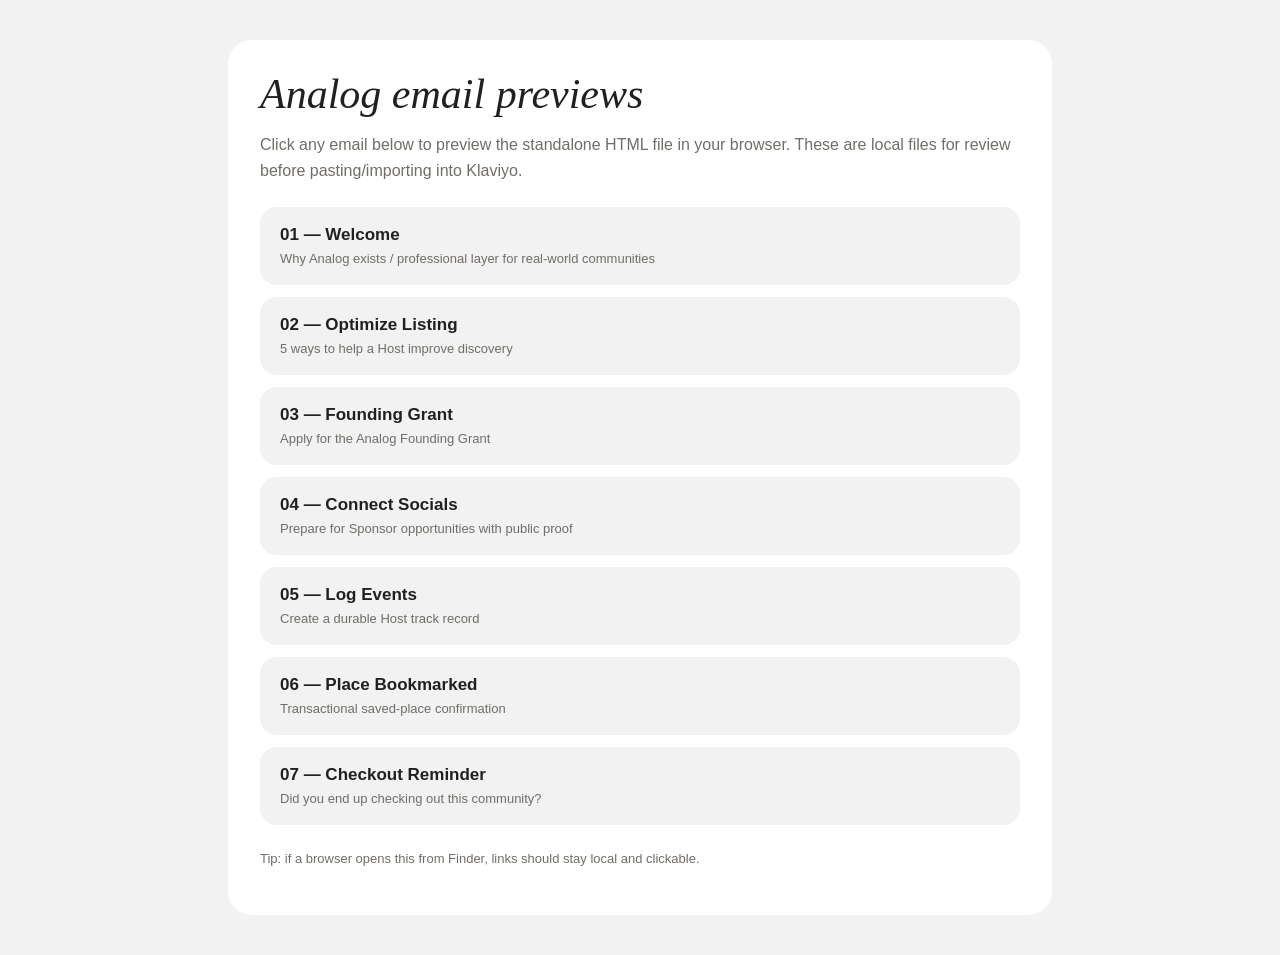
<file: skills/customer-success-email/assets/host-sequence/index.html>
<!doctype html>
<html lang="en">
  <head>
    <meta charset="utf-8">
    <meta name="viewport" content="width=device-width, initial-scale=1">
    <title>Analog Email Sequence Preview</title>
    <style>
      body { margin: 0; padding: 40px; background: #F2F2F2; color: #22201F; font-family: Arial, Helvetica, sans-serif; }
      main { max-width: 760px; margin: 0 auto; background: #fff; border-radius: 24px; padding: 32px; }
      h1 { margin: 0 0 12px; font-family: Georgia, serif; font-style: italic; font-weight: 400; font-size: 42px; line-height: 1.05; }
      p { color: #716D68; line-height: 1.6; }
      a { color: #22201F; }
      .grid { display: grid; grid-template-columns: 1fr; gap: 12px; margin-top: 24px; }
      .card { display: block; padding: 18px 20px; border-radius: 16px; background: #F2F2F2; text-decoration: none; }
      .card strong { display: block; color: #22201F; font-size: 17px; margin-bottom: 4px; }
      .card span { color: #716D68; font-size: 13px; }
      .card:hover { background: #FFF385; }
      .note { margin-top: 24px; font-size: 13px; }
    </style>
  </head>
  <body>
    <main>
      <h1>Analog email previews</h1>
      <p>Click any email below to preview the standalone HTML file in your browser. These are local files for review before pasting/importing into Klaviyo.</p>
      <div class="grid">
        <a class="card" href="01-welcome.html"><strong>01 — Welcome</strong><span>Why Analog exists / professional layer for real-world communities</span></a>
        <a class="card" href="02-optimize-listing.html"><strong>02 — Optimize Listing</strong><span>5 ways to help a Host improve discovery</span></a>
        <a class="card" href="03-founding-grant.html"><strong>03 — Founding Grant</strong><span>Apply for the Analog Founding Grant</span></a>
        <a class="card" href="04-connect-socials.html"><strong>04 — Connect Socials</strong><span>Prepare for Sponsor opportunities with public proof</span></a>
        <a class="card" href="05-log-events.html"><strong>05 — Log Events</strong><span>Create a durable Host track record</span></a>
        <a class="card" href="06-place-bookmarked.html"><strong>06 — Place Bookmarked</strong><span>Transactional saved-place confirmation</span></a>
        <a class="card" href="07-checkout-reminder.html"><strong>07 — Checkout Reminder</strong><span>Did you end up checking out this community?</span></a>
      </div>
      <p class="note">Tip: if a browser opens this from Finder, links should stay local and clickable.</p>
    </main>
  </body>
</html>
</file>
